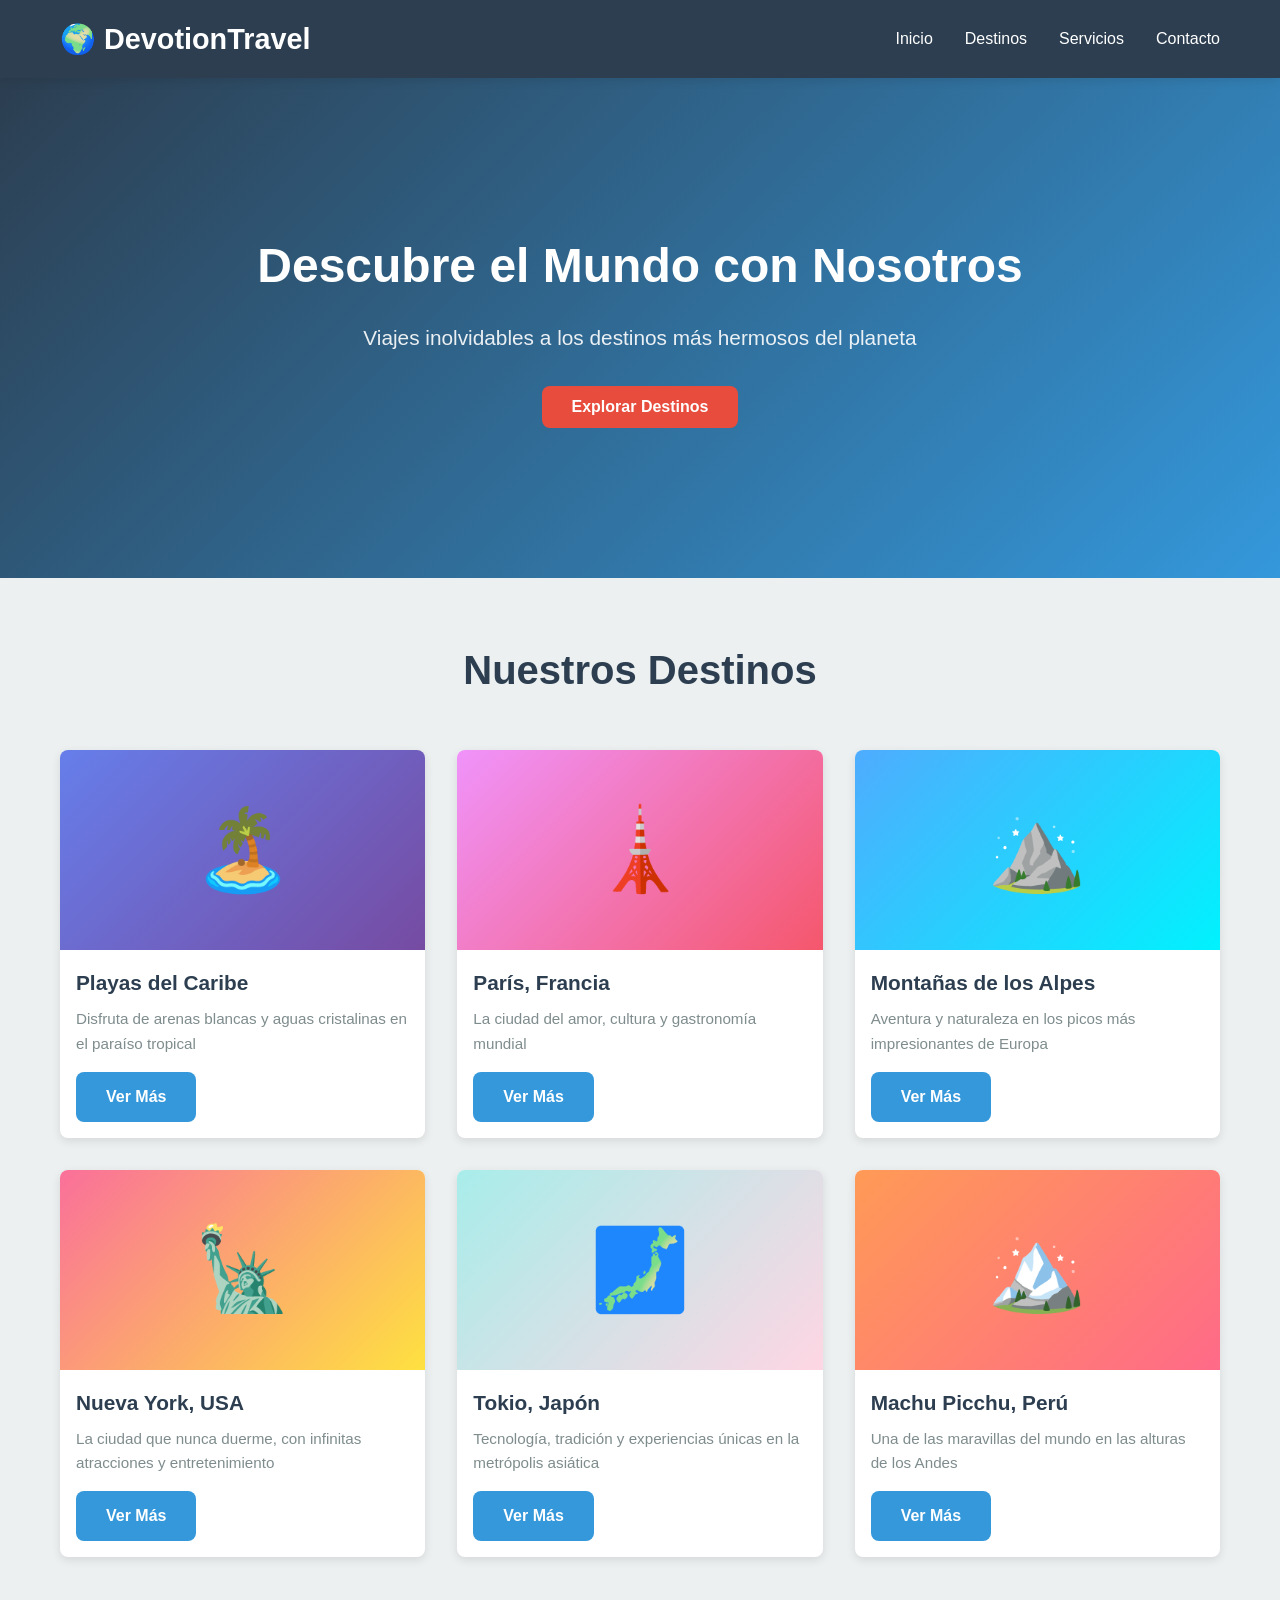
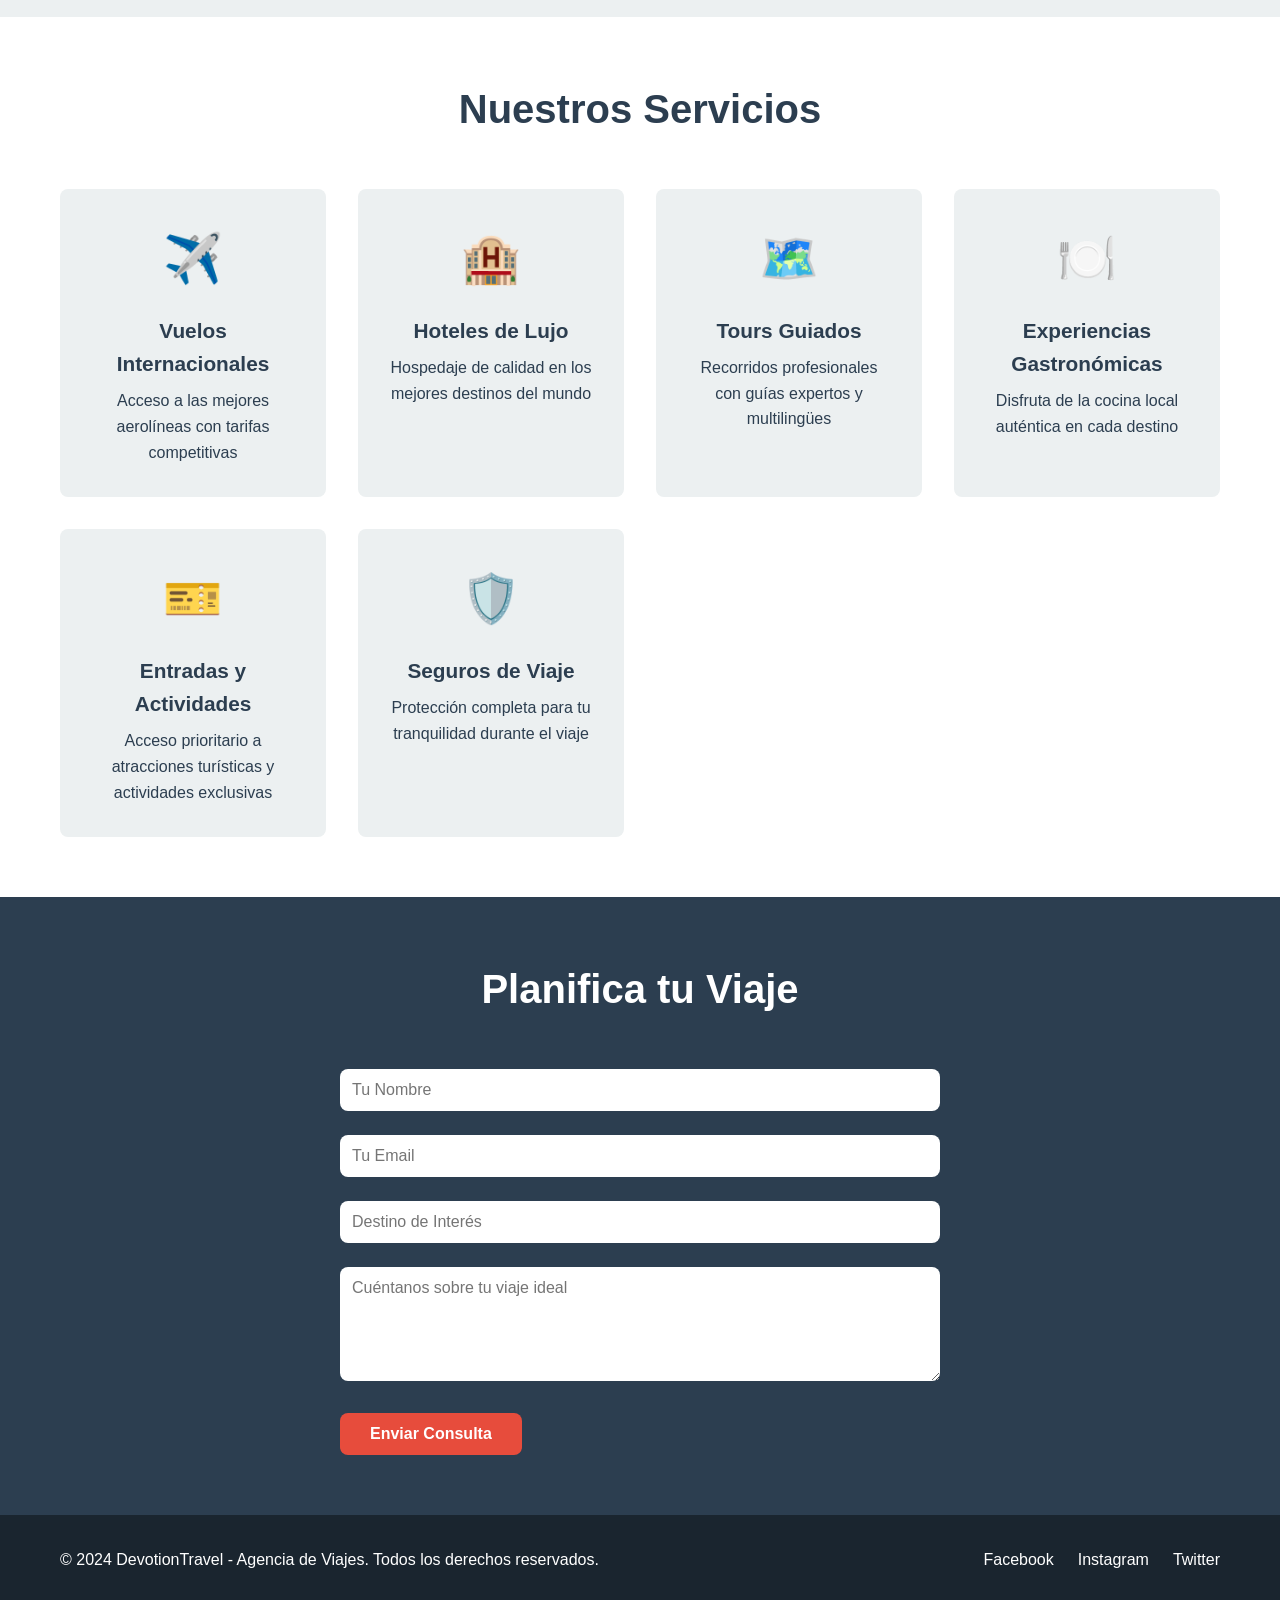
<file: index.html>
<!DOCTYPE html>
<html lang="es">
<head>
    <meta charset="UTF-8">
    <meta name="viewport" content="width=device-width, initial-scale=1.0">
    <meta name="description" content="DevotionTravel - Agencia de viajes con los mejores destinos turísticos alrededor del mundo">
    <meta name="keywords" content="viajes, turismo, agencia de viajes, destinos, tours">
    <title>DevotionTravel - Agencia de Viajes</title>
    <link rel="stylesheet" href="css/style.css">
    <link rel="stylesheet" href="css/responsive.css">
    <link rel="stylesheet" href="css/animations.css">
</head>
<body>
    <!-- Header/Navegación -->
    <header class="header">
        <div class="container">
            <div class="logo">
                <h1>🌍 DevotionTravel</h1>
            </div>
            <nav class="navbar">
                <ul class="nav-list">
                    <li><a href="#inicio" class="nav-link">Inicio</a></li>
                    <li><a href="#destinos" class="nav-link">Destinos</a></li>
                    <li><a href="#servicios" class="nav-link">Servicios</a></li>
                    <li><a href="#contacto" class="nav-link">Contacto</a></li>
                </ul>
            </nav>
            <button class="menu-toggle" id="menuToggle">
                <span></span>
                <span></span>
                <span></span>
            </button>
        </div>
    </header>

    <!-- Hero Section -->
    <section class="hero" id="inicio">
        <div class="hero-content">
            <h2>Descubre el Mundo con Nosotros</h2>
            <p>Viajes inolvidables a los destinos más hermosos del planeta</p>
            <button class="btn btn-primary">Explorar Destinos</button>
        </div>
    </section>

    <!-- Destinos -->
    <section class="destinos" id="destinos">
        <div class="container">
            <h2 class="section-title">Nuestros Destinos</h2>
            <div class="destinos-grid">
                <div class="destino-card">
                    <div class="destino-image" style="background: linear-gradient(135deg, #667eea 0%, #764ba2 100%); display: flex; align-items: center; justify-content: center; font-size: 80px;">🏝️</div>
                    <h3>Playas del Caribe</h3>
                    <p>Disfruta de arenas blancas y aguas cristalinas en el paraíso tropical</p>
                    <a href="#" class="btn btn-secondary">Ver Más</a>
                </div>
                <div class="destino-card">
                    <div class="destino-image" style="background: linear-gradient(135deg, #f093fb 0%, #f5576c 100%); display: flex; align-items: center; justify-content: center; font-size: 80px;">🗼</div>
                    <h3>París, Francia</h3>
                    <p>La ciudad del amor, cultura y gastronomía mundial</p>
                    <a href="#" class="btn btn-secondary">Ver Más</a>
                </div>
                <div class="destino-card">
                    <div class="destino-image" style="background: linear-gradient(135deg, #4facfe 0%, #00f2fe 100%); display: flex; align-items: center; justify-content: center; font-size: 80px;">⛰️</div>
                    <h3>Montañas de los Alpes</h3>
                    <p>Aventura y naturaleza en los picos más impresionantes de Europa</p>
                    <a href="#" class="btn btn-secondary">Ver Más</a>
                </div>
                <div class="destino-card">
                    <div class="destino-image" style="background: linear-gradient(135deg, #fa709a 0%, #fee140 100%); display: flex; align-items: center; justify-content: center; font-size: 80px;">🗽</div>
                    <h3>Nueva York, USA</h3>
                    <p>La ciudad que nunca duerme, con infinitas atracciones y entretenimiento</p>
                    <a href="#" class="btn btn-secondary">Ver Más</a>
                </div>
                <div class="destino-card">
                    <div class="destino-image" style="background: linear-gradient(135deg, #a8edea 0%, #fed6e3 100%); display: flex; align-items: center; justify-content: center; font-size: 80px;">🗾</div>
                    <h3>Tokio, Japón</h3>
                    <p>Tecnología, tradición y experiencias únicas en la metrópolis asiática</p>
                    <a href="#" class="btn btn-secondary">Ver Más</a>
                </div>
                <div class="destino-card">
                    <div class="destino-image" style="background: linear-gradient(135deg, #ff9a56 0%, #ff6a88 100%); display: flex; align-items: center; justify-content: center; font-size: 80px;">🏔️</div>
                    <h3>Machu Picchu, Perú</h3>
                    <p>Una de las maravillas del mundo en las alturas de los Andes</p>
                    <a href="#" class="btn btn-secondary">Ver Más</a>
                </div>
            </div>
        </div>
    </section>

    <!-- Servicios -->
    <section class="servicios" id="servicios">
        <div class="container">
            <h2 class="section-title">Nuestros Servicios</h2>
            <div class="servicios-grid">
                <div class="servicio-item">
                    <div class="servicio-icon">✈️</div>
                    <h3>Vuelos Internacionales</h3>
                    <p>Acceso a las mejores aerolíneas con tarifas competitivas</p>
                </div>
                <div class="servicio-item">
                    <div class="servicio-icon">🏨</div>
                    <h3>Hoteles de Lujo</h3>
                    <p>Hospedaje de calidad en los mejores destinos del mundo</p>
                </div>
                <div class="servicio-item">
                    <div class="servicio-icon">🗺️</div>
                    <h3>Tours Guiados</h3>
                    <p>Recorridos profesionales con guías expertos y multilingües</p>
                </div>
                <div class="servicio-item">
                    <div class="servicio-icon">🍽️</div>
                    <h3>Experiencias Gastronómicas</h3>
                    <p>Disfruta de la cocina local auténtica en cada destino</p>
                </div>
                <div class="servicio-item">
                    <div class="servicio-icon">🎫</div>
                    <h3>Entradas y Actividades</h3>
                    <p>Acceso prioritario a atracciones turísticas y actividades exclusivas</p>
                </div>
                <div class="servicio-item">
                    <div class="servicio-icon">🛡️</div>
                    <h3>Seguros de Viaje</h3>
                    <p>Protección completa para tu tranquilidad durante el viaje</p>
                </div>
            </div>
        </div>
    </section>

    <!-- Contacto -->
    <section class="contacto" id="contacto">
        <div class="container">
            <h2 class="section-title">Planifica tu Viaje</h2>
            <form class="contact-form" id="contactForm">
                <div class="form-group">
                    <input type="text" placeholder="Tu Nombre" required>
                </div>
                <div class="form-group">
                    <input type="email" placeholder="Tu Email" required>
                </div>
                <div class="form-group">
                    <input type="text" placeholder="Destino de Interés" required>
                </div>
                <div class="form-group">
                    <textarea placeholder="Cuéntanos sobre tu viaje ideal" rows="5" required></textarea>
                </div>
                <button type="submit" class="btn btn-primary">Enviar Consulta</button>
            </form>
        </div>
    </section>

    <!-- Footer -->
    <footer class="footer">
        <div class="container">
            <p>&copy; 2024 DevotionTravel - Agencia de Viajes. Todos los derechos reservados.</p>
            <div class="social-links">
                <a href="#">Facebook</a>
                <a href="#">Instagram</a>
                <a href="#">Twitter</a>
            </div>
        </div>
    </footer>

    <script src="js/main.js"></script>
    <script src="js/hero.js"></script>
    <script src="js/slider.js"></script>
</body>
</html>
</file>
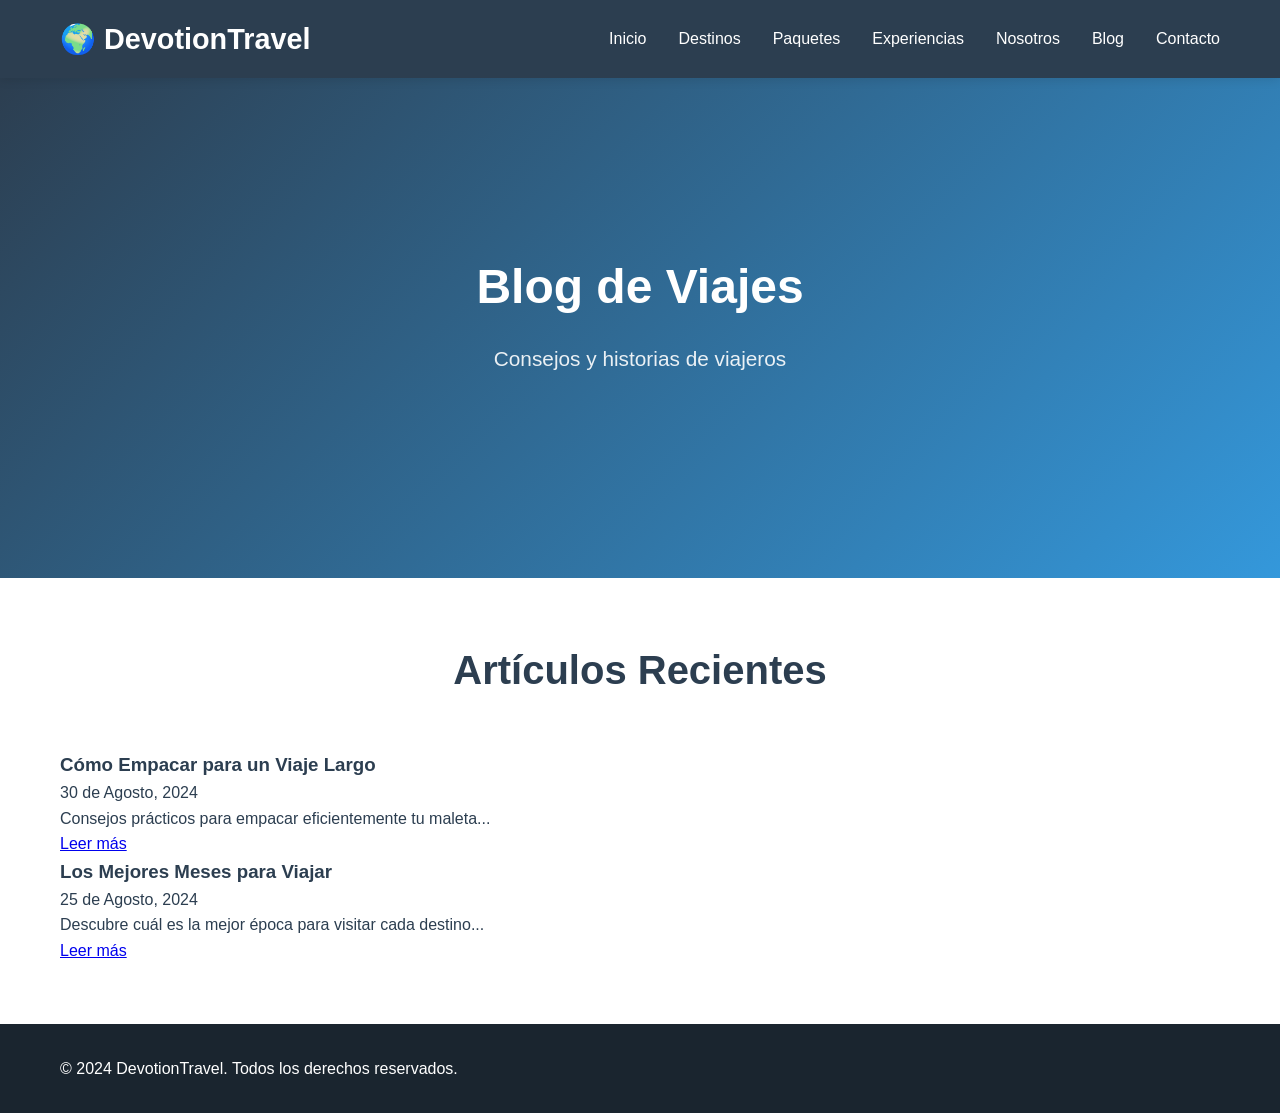
<file: blog.html>
<!DOCTYPE html>
<html lang="es">
<head>
    <meta charset="UTF-8">
    <meta name="viewport" content="width=device-width, initial-scale=1.0">
    <title>Blog - DevotionTravel</title>
    <link rel="stylesheet" href="css/style.css">
    <link rel="stylesheet" href="css/responsive.css">
    <link rel="stylesheet" href="css/animations.css">
</head>
<body>
    <header class="header">
        <div class="container">
            <div class="logo"><h1>🌍 DevotionTravel</h1></div>
            <nav class="navbar">
                <ul class="nav-list">
                    <li><a href="index.html" class="nav-link">Inicio</a></li>
                    <li><a href="destinos.html" class="nav-link">Destinos</a></li>
                    <li><a href="paquetes.html" class="nav-link">Paquetes</a></li>
                    <li><a href="experiencias.html" class="nav-link">Experiencias</a></li>
                    <li><a href="nosotros.html" class="nav-link">Nosotros</a></li>
                    <li><a href="blog.html" class="nav-link">Blog</a></li>
                    <li><a href="contacto.html" class="nav-link">Contacto</a></li>
                </ul>
            </nav>
        </div>
    </header>

    <section class="hero">
        <div class="hero-content">
            <h2>Blog de Viajes</h2>
            <p>Consejos y historias de viajeros</p>
        </div>
    </section>

    <section class="blog">
        <div class="container">
            <h2 class="section-title">Artículos Recientes</h2>
            <article class="blog-post">
                <h3>Cómo Empacar para un Viaje Largo</h3>
                <p class="fecha">30 de Agosto, 2024</p>
                <p>Consejos prácticos para empacar eficientemente tu maleta...</p>
                <a href="#">Leer más</a>
            </article>
            <article class="blog-post">
                <h3>Los Mejores Meses para Viajar</h3>
                <p class="fecha">25 de Agosto, 2024</p>
                <p>Descubre cuál es la mejor época para visitar cada destino...</p>
                <a href="#">Leer más</a>
            </article>
        </div>
    </section>

    <footer class="footer">
        <div class="container">
            <p>&copy; 2024 DevotionTravel. Todos los derechos reservados.</p>
        </div>
    </footer>
</body>
</html>
</file>
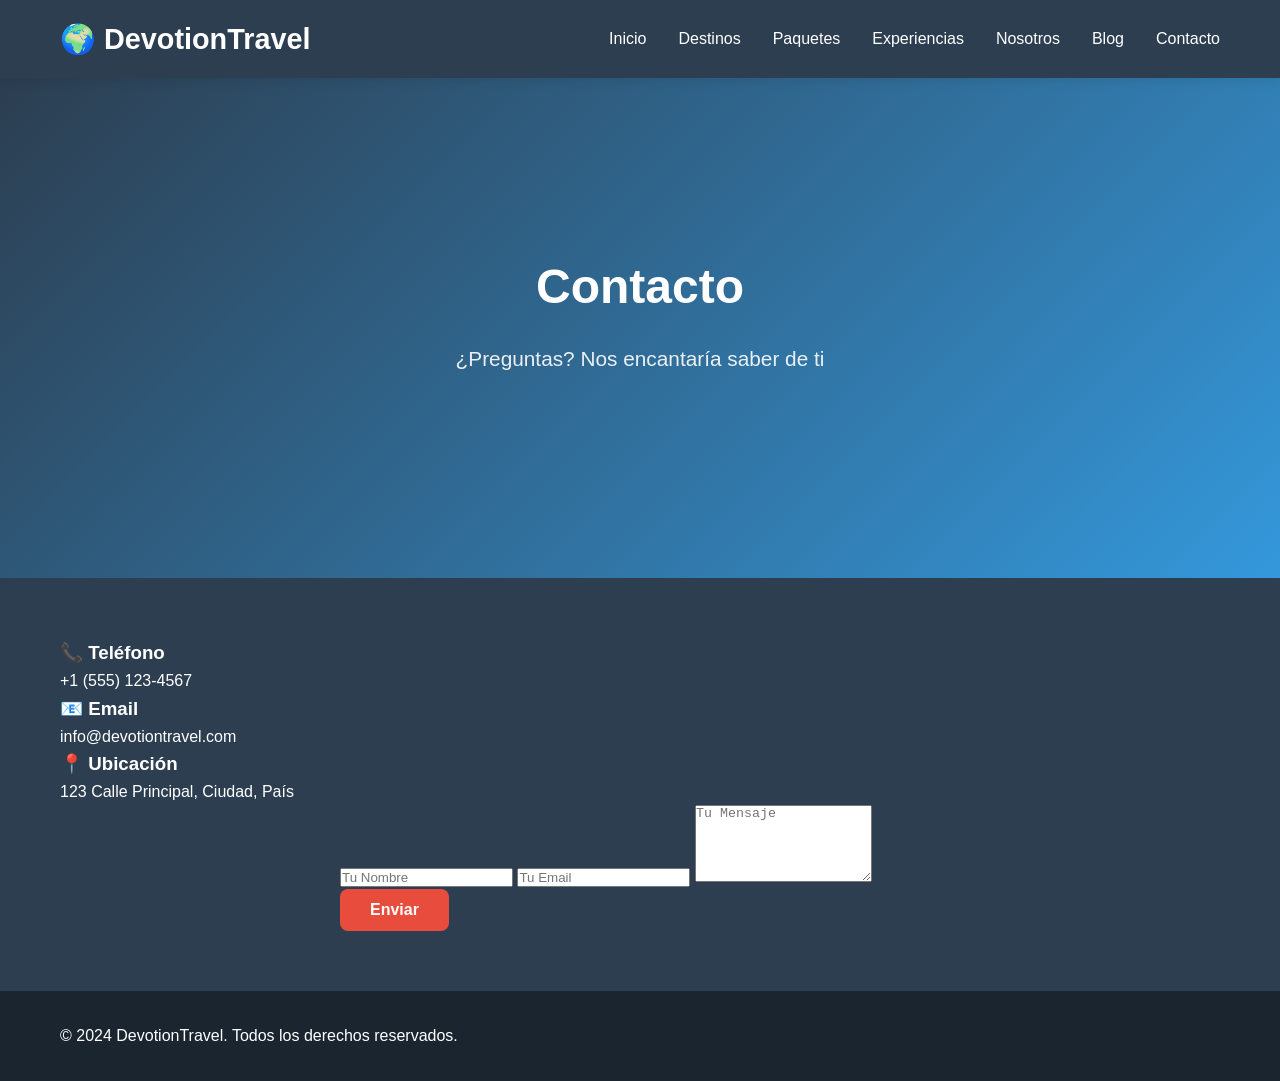
<file: contacto.html>
<!DOCTYPE html>
<html lang="es">
<head>
    <meta charset="UTF-8">
    <meta name="viewport" content="width=device-width, initial-scale=1.0">
    <title>Contacto - DevotionTravel</title>
    <link rel="stylesheet" href="css/style.css">
    <link rel="stylesheet" href="css/responsive.css">
    <link rel="stylesheet" href="css/animations.css">
</head>
<body>
    <header class="header">
        <div class="container">
            <div class="logo"><h1>🌍 DevotionTravel</h1></div>
            <nav class="navbar">
                <ul class="nav-list">
                    <li><a href="index.html" class="nav-link">Inicio</a></li>
                    <li><a href="destinos.html" class="nav-link">Destinos</a></li>
                    <li><a href="paquetes.html" class="nav-link">Paquetes</a></li>
                    <li><a href="experiencias.html" class="nav-link">Experiencias</a></li>
                    <li><a href="nosotros.html" class="nav-link">Nosotros</a></li>
                    <li><a href="blog.html" class="nav-link">Blog</a></li>
                    <li><a href="contacto.html" class="nav-link">Contacto</a></li>
                </ul>
            </nav>
        </div>
    </header>

    <section class="hero">
        <div class="hero-content">
            <h2>Contacto</h2>
            <p>¿Preguntas? Nos encantaría saber de ti</p>
        </div>
    </section>

    <section class="contacto">
        <div class="container">
            <div class="contacto-info">
                <div class="info-item">
                    <h3>📞 Teléfono</h3>
                    <p>+1 (555) 123-4567</p>
                </div>
                <div class="info-item">
                    <h3>📧 Email</h3>
                    <p>info@devotiontravel.com</p>
                </div>
                <div class="info-item">
                    <h3>📍 Ubicación</h3>
                    <p>123 Calle Principal, Ciudad, País</p>
                </div>
            </div>
            <form class="contact-form">
                <input type="text" placeholder="Tu Nombre" required>
                <input type="email" placeholder="Tu Email" required>
                <textarea placeholder="Tu Mensaje" rows="5" required></textarea>
                <button type="submit" class="btn btn-primary">Enviar</button>
            </form>
        </div>
    </section>

    <footer class="footer">
        <div class="container">
            <p>&copy; 2024 DevotionTravel. Todos los derechos reservados.</p>
        </div>
    </footer>
</body>
</html>
</file>
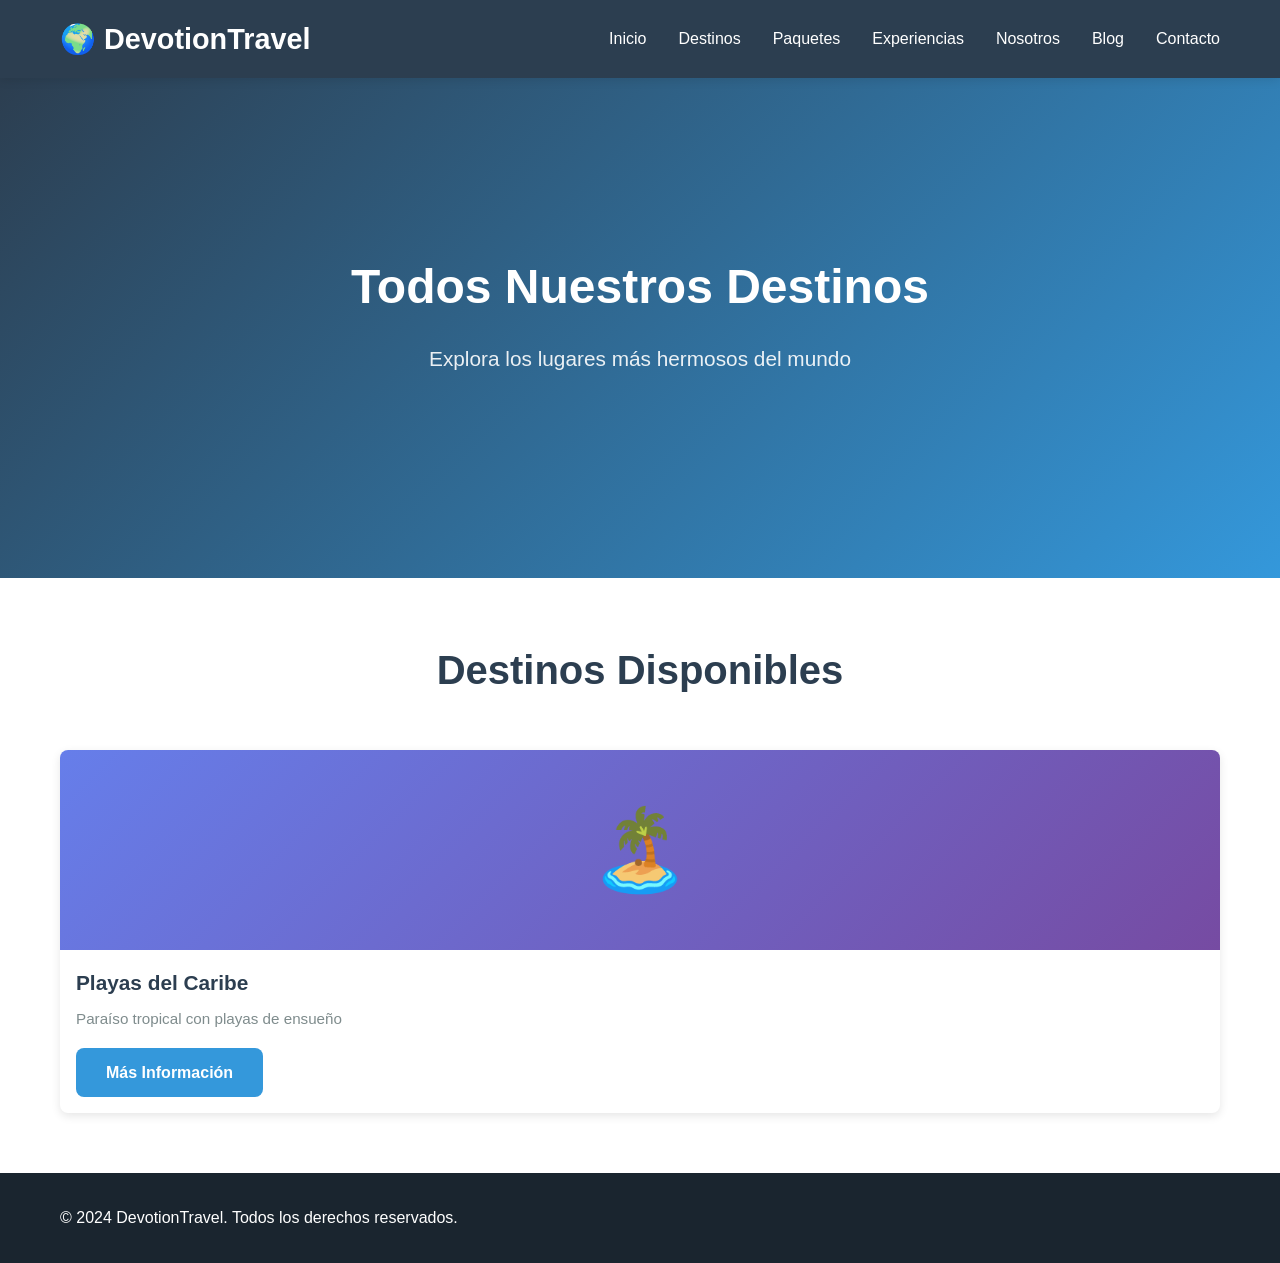
<file: destinos.html>
<!DOCTYPE html>
<html lang="es">
<head>
    <meta charset="UTF-8">
    <meta name="viewport" content="width=device-width, initial-scale=1.0">
    <title>Destinos - DevotionTravel</title>
    <link rel="stylesheet" href="css/style.css">
    <link rel="stylesheet" href="css/responsive.css">
    <link rel="stylesheet" href="css/animations.css">
</head>
<body>
    <header class="header">
        <div class="container">
            <div class="logo"><h1>🌍 DevotionTravel</h1></div>
            <nav class="navbar">
                <ul class="nav-list">
                    <li><a href="index.html" class="nav-link">Inicio</a></li>
                    <li><a href="destinos.html" class="nav-link">Destinos</a></li>
                    <li><a href="paquetes.html" class="nav-link">Paquetes</a></li>
                    <li><a href="experiencias.html" class="nav-link">Experiencias</a></li>
                    <li><a href="nosotros.html" class="nav-link">Nosotros</a></li>
                    <li><a href="blog.html" class="nav-link">Blog</a></li>
                    <li><a href="contacto.html" class="nav-link">Contacto</a></li>
                </ul>
            </nav>
        </div>
    </header>

    <section class="hero">
        <div class="hero-content">
            <h2>Todos Nuestros Destinos</h2>
            <p>Explora los lugares más hermosos del mundo</p>
        </div>
    </section>

    <section class="destinos-lista">
        <div class="container">
            <h2 class="section-title">Destinos Disponibles</h2>
            <div class="destinos-grid">
                <div class="destino-card">
                    <div class="destino-image" style="background: linear-gradient(135deg, #667eea 0%, #764ba2 100%); display: flex; align-items: center; justify-content: center; font-size: 80px;">🏝️</div>
                    <h3>Playas del Caribe</h3>
                    <p>Paraíso tropical con playas de ensueño</p>
                    <a href="#" class="btn btn-secondary">Más Información</a>
                </div>
            </div>
        </div>
    </section>

    <footer class="footer">
        <div class="container">
            <p>&copy; 2024 DevotionTravel. Todos los derechos reservados.</p>
        </div>
    </footer>
</body>
</html>
</file>
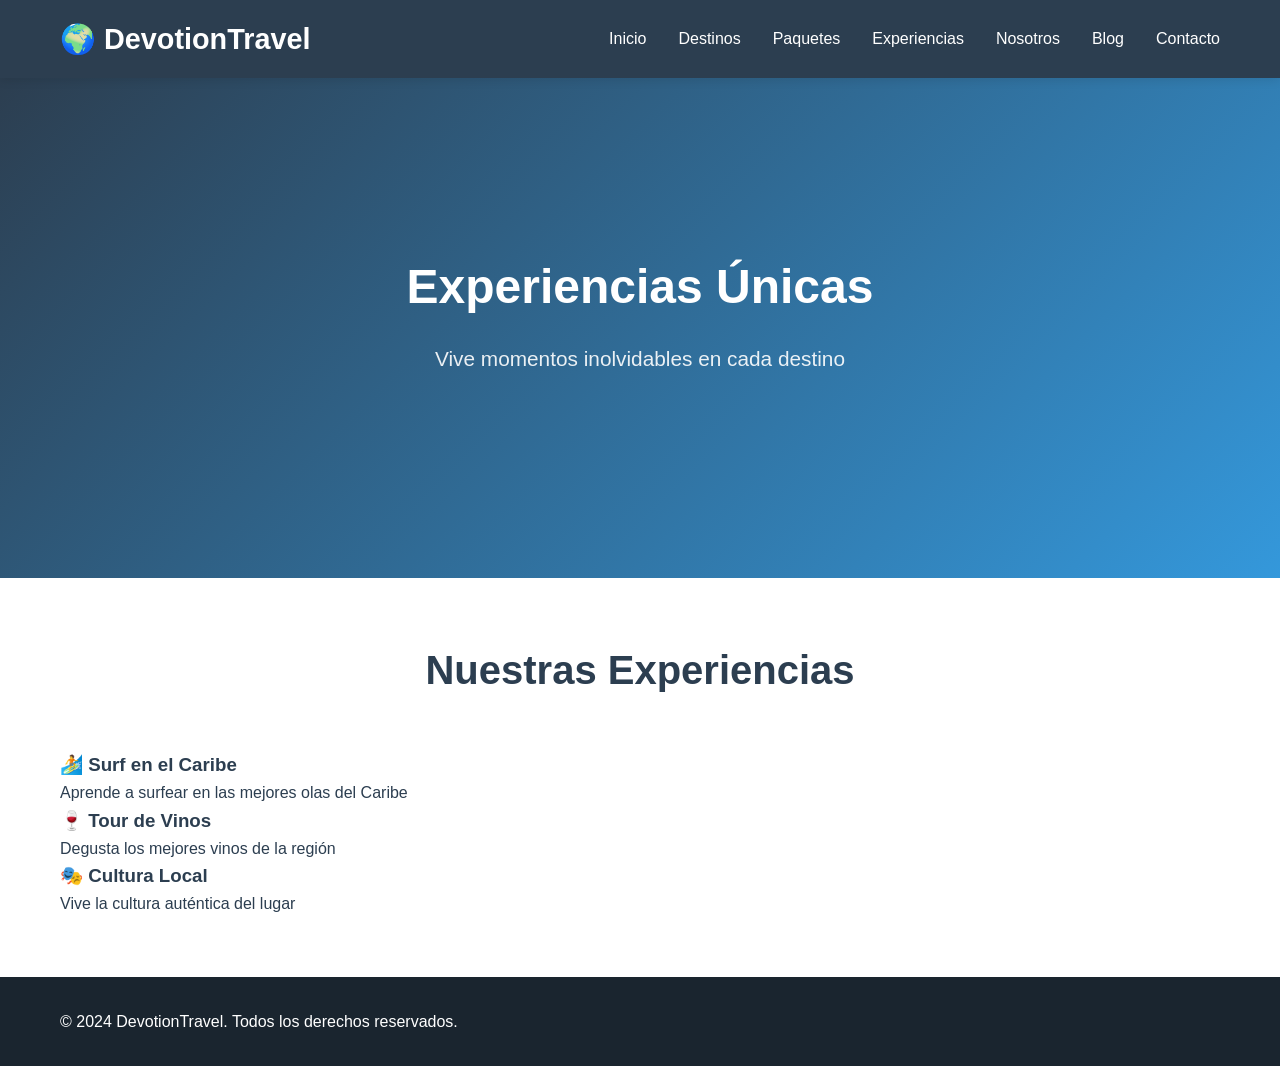
<file: experiencias.html>
<!DOCTYPE html>
<html lang="es">
<head>
    <meta charset="UTF-8">
    <meta name="viewport" content="width=device-width, initial-scale=1.0">
    <title>Experiencias - DevotionTravel</title>
    <link rel="stylesheet" href="css/style.css">
    <link rel="stylesheet" href="css/responsive.css">
    <link rel="stylesheet" href="css/animations.css">
</head>
<body>
    <header class="header">
        <div class="container">
            <div class="logo"><h1>🌍 DevotionTravel</h1></div>
            <nav class="navbar">
                <ul class="nav-list">
                    <li><a href="index.html" class="nav-link">Inicio</a></li>
                    <li><a href="destinos.html" class="nav-link">Destinos</a></li>
                    <li><a href="paquetes.html" class="nav-link">Paquetes</a></li>
                    <li><a href="experiencias.html" class="nav-link">Experiencias</a></li>
                    <li><a href="nosotros.html" class="nav-link">Nosotros</a></li>
                    <li><a href="blog.html" class="nav-link">Blog</a></li>
                    <li><a href="contacto.html" class="nav-link">Contacto</a></li>
                </ul>
            </nav>
        </div>
    </header>

    <section class="hero">
        <div class="hero-content">
            <h2>Experiencias Únicas</h2>
            <p>Vive momentos inolvidables en cada destino</p>
        </div>
    </section>

    <section class="experiencias">
        <div class="container">
            <h2 class="section-title">Nuestras Experiencias</h2>
            <div class="experiencias-grid">
                <div class="experiencia-card">
                    <h3>🏄 Surf en el Caribe</h3>
                    <p>Aprende a surfear en las mejores olas del Caribe</p>
                </div>
                <div class="experiencia-card">
                    <h3>🍷 Tour de Vinos</h3>
                    <p>Degusta los mejores vinos de la región</p>
                </div>
                <div class="experiencia-card">
                    <h3>🎭 Cultura Local</h3>
                    <p>Vive la cultura auténtica del lugar</p>
                </div>
            </div>
        </div>
    </section>

    <footer class="footer">
        <div class="container">
            <p>&copy; 2024 DevotionTravel. Todos los derechos reservados.</p>
        </div>
    </footer>
</body>
</html>
</file>
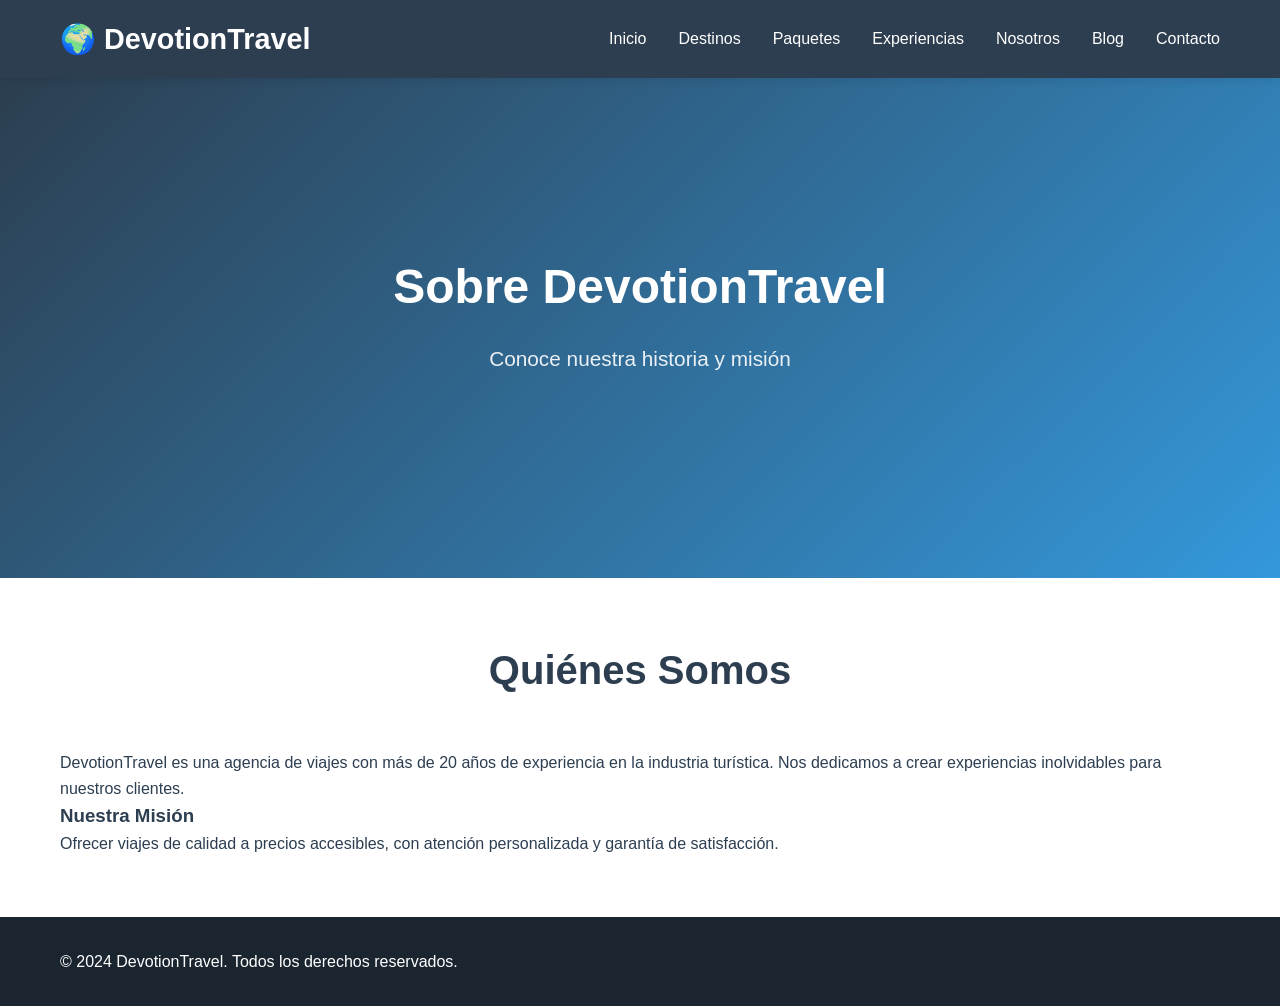
<file: nosotros.html>
<!DOCTYPE html>
<html lang="es">
<head>
    <meta charset="UTF-8">
    <meta name="viewport" content="width=device-width, initial-scale=1.0">
    <title>Nosotros - DevotionTravel</title>
    <link rel="stylesheet" href="css/style.css">
    <link rel="stylesheet" href="css/responsive.css">
    <link rel="stylesheet" href="css/animations.css">
</head>
<body>
    <header class="header">
        <div class="container">
            <div class="logo"><h1>🌍 DevotionTravel</h1></div>
            <nav class="navbar">
                <ul class="nav-list">
                    <li><a href="index.html" class="nav-link">Inicio</a></li>
                    <li><a href="destinos.html" class="nav-link">Destinos</a></li>
                    <li><a href="paquetes.html" class="nav-link">Paquetes</a></li>
                    <li><a href="experiencias.html" class="nav-link">Experiencias</a></li>
                    <li><a href="nosotros.html" class="nav-link">Nosotros</a></li>
                    <li><a href="blog.html" class="nav-link">Blog</a></li>
                    <li><a href="contacto.html" class="nav-link">Contacto</a></li>
                </ul>
            </nav>
        </div>
    </header>

    <section class="hero">
        <div class="hero-content">
            <h2>Sobre DevotionTravel</h2>
            <p>Conoce nuestra historia y misión</p>
        </div>
    </section>

    <section class="sobre-nosotros">
        <div class="container">
            <h2 class="section-title">Quiénes Somos</h2>
            <p>DevotionTravel es una agencia de viajes con más de 20 años de experiencia en la industria turística. Nos dedicamos a crear experiencias inolvidables para nuestros clientes.</p>
            <h3>Nuestra Misión</h3>
            <p>Ofrecer viajes de calidad a precios accesibles, con atención personalizada y garantía de satisfacción.</p>
        </div>
    </section>

    <footer class="footer">
        <div class="container">
            <p>&copy; 2024 DevotionTravel. Todos los derechos reservados.</p>
        </div>
    </footer>
</body>
</html>
</file>
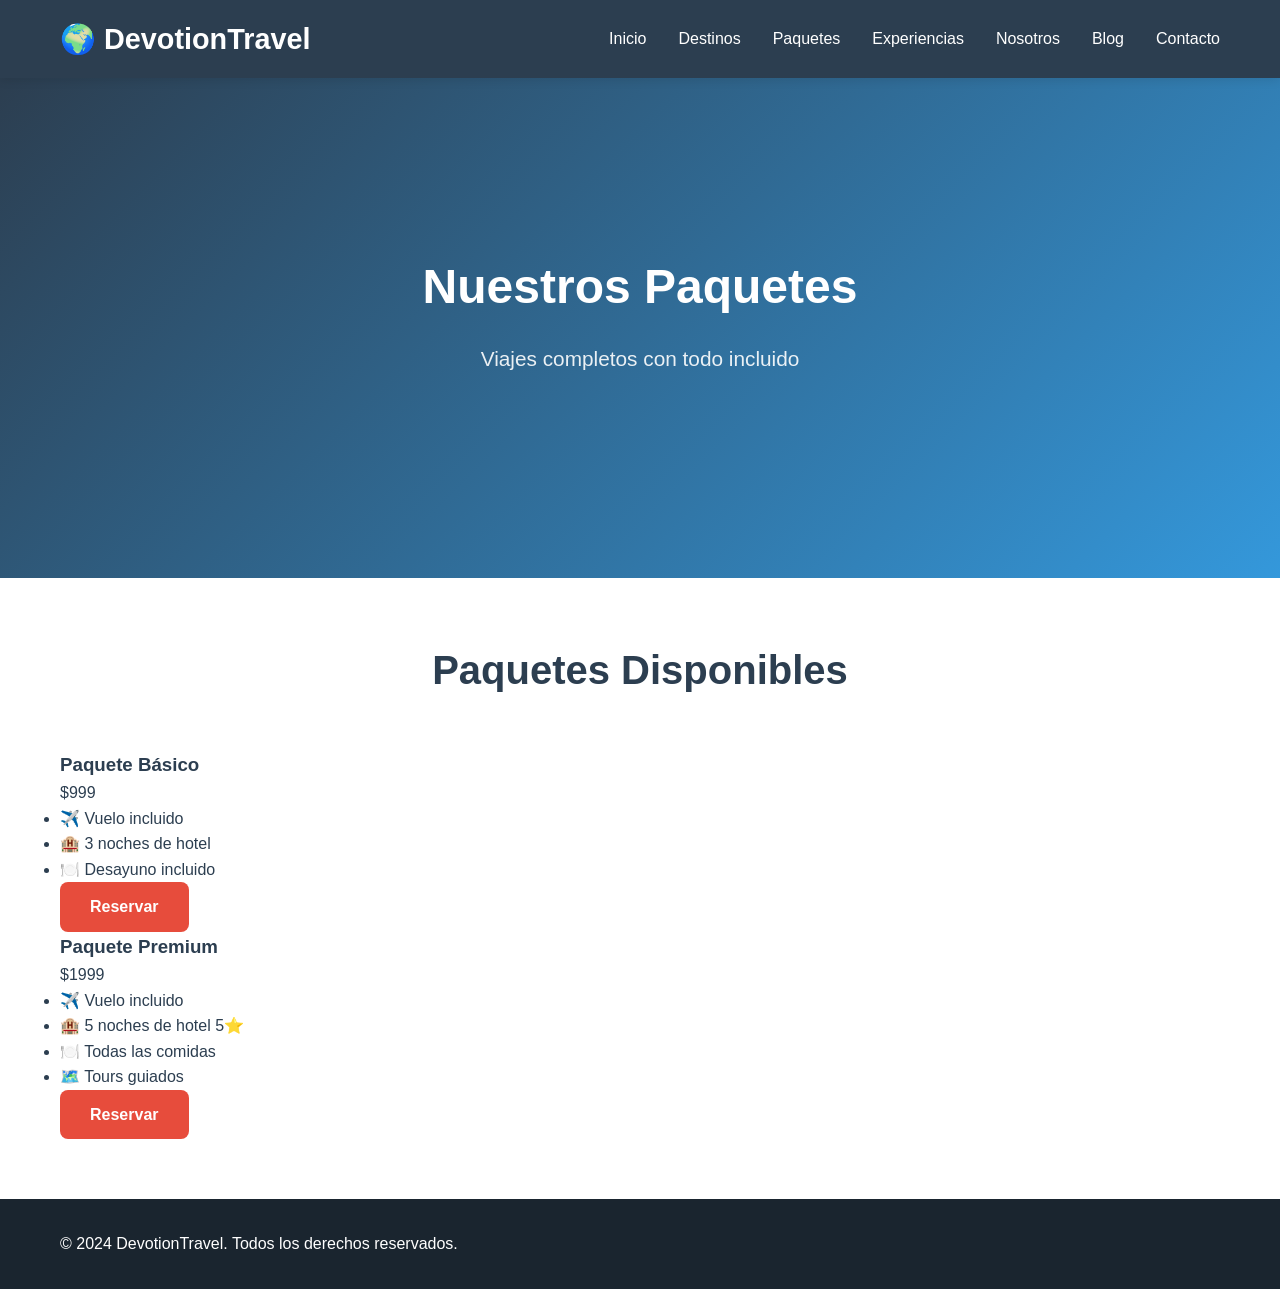
<file: paquetes.html>
<!DOCTYPE html>
<html lang="es">
<head>
    <meta charset="UTF-8">
    <meta name="viewport" content="width=device-width, initial-scale=1.0">
    <title>Paquetes - DevotionTravel</title>
    <link rel="stylesheet" href="css/style.css">
    <link rel="stylesheet" href="css/responsive.css">
    <link rel="stylesheet" href="css/animations.css">
</head>
<body>
    <header class="header">
        <div class="container">
            <div class="logo"><h1>🌍 DevotionTravel</h1></div>
            <nav class="navbar">
                <ul class="nav-list">
                    <li><a href="index.html" class="nav-link">Inicio</a></li>
                    <li><a href="destinos.html" class="nav-link">Destinos</a></li>
                    <li><a href="paquetes.html" class="nav-link">Paquetes</a></li>
                    <li><a href="experiencias.html" class="nav-link">Experiencias</a></li>
                    <li><a href="nosotros.html" class="nav-link">Nosotros</a></li>
                    <li><a href="blog.html" class="nav-link">Blog</a></li>
                    <li><a href="contacto.html" class="nav-link">Contacto</a></li>
                </ul>
            </nav>
        </div>
    </header>

    <section class="hero">
        <div class="hero-content">
            <h2>Nuestros Paquetes</h2>
            <p>Viajes completos con todo incluido</p>
        </div>
    </section>

    <section class="paquetes">
        <div class="container">
            <h2 class="section-title">Paquetes Disponibles</h2>
            <div class="paquetes-grid">
                <div class="paquete-card">
                    <h3>Paquete Básico</h3>
                    <p class="precio">$999</p>
                    <ul>
                        <li>✈️ Vuelo incluido</li>
                        <li>🏨 3 noches de hotel</li>
                        <li>🍽️ Desayuno incluido</li>
                    </ul>
                    <a href="#" class="btn btn-primary">Reservar</a>
                </div>
                <div class="paquete-card">
                    <h3>Paquete Premium</h3>
                    <p class="precio">$1999</p>
                    <ul>
                        <li>✈️ Vuelo incluido</li>
                        <li>🏨 5 noches de hotel 5⭐</li>
                        <li>🍽️ Todas las comidas</li>
                        <li>🗺️ Tours guiados</li>
                    </ul>
                    <a href="#" class="btn btn-primary">Reservar</a>
                </div>
            </div>
        </div>
    </section>

    <footer class="footer">
        <div class="container">
            <p>&copy; 2024 DevotionTravel. Todos los derechos reservados.</p>
        </div>
    </footer>
</body>
</html>
</file>
<file: css/style.css>
/* Reset y estilos globales */
* {
    margin: 0;
    padding: 0;
    box-sizing: border-box;
}

:root {
    --primary-color: #2c3e50;
    --secondary-color: #3498db;
    --accent-color: #e74c3c;
    --light-bg: #ecf0f1;
    --dark-text: #2c3e50;
    --light-text: #7f8c8d;
    --white: #ffffff;
    --border-radius: 8px;
    --transition: all 0.3s ease;
}

html {
    scroll-behavior: smooth;
}

body {
    font-family: 'Segoe UI', Tahoma, Geneva, Verdana, sans-serif;
    line-height: 1.6;
    color: var(--dark-text);
    background-color: var(--white);
}

/* Contenedor */
.container {
    max-width: 1200px;
    margin: 0 auto;
    padding: 0 20px;
}

/* Header */
.header {
    background-color: var(--primary-color);
    color: var(--white);
    padding: 1rem 0;
    position: sticky;
    top: 0;
    z-index: 100;
    box-shadow: 0 2px 10px rgba(0, 0, 0, 0.1);
}

.header .container {
    display: flex;
    justify-content: space-between;
    align-items: center;
}

.logo h1 {
    font-size: 1.8rem;
    font-weight: 700;
}

.navbar {
    display: flex;
}

.nav-list {
    display: flex;
    list-style: none;
    gap: 2rem;
}

.nav-link {
    color: var(--white);
    text-decoration: none;
    transition: var(--transition);
    font-weight: 500;
}

.nav-link:hover {
    color: var(--secondary-color);
    border-bottom: 2px solid var(--secondary-color);
}

.menu-toggle {
    display: none;
    flex-direction: column;
    background: none;
    border: none;
    cursor: pointer;
}

.menu-toggle span {
    width: 25px;
    height: 3px;
    background-color: var(--white);
    margin: 5px 0;
    transition: var(--transition);
}

/* Hero Section */
.hero {
    background: linear-gradient(135deg, var(--primary-color) 0%, var(--secondary-color) 100%);
    color: var(--white);
    padding: 100px 20px;
    text-align: center;
    min-height: 500px;
    display: flex;
    align-items: center;
    justify-content: center;
}

.hero-content h2 {
    font-size: 3rem;
    margin-bottom: 1rem;
    font-weight: 700;
}

.hero-content p {
    font-size: 1.3rem;
    margin-bottom: 2rem;
    opacity: 0.9;
}

/* Botones */
.btn {
    padding: 12px 30px;
    border: none;
    border-radius: var(--border-radius);
    cursor: pointer;
    font-size: 1rem;
    font-weight: 600;
    transition: var(--transition);
    text-decoration: none;
    display: inline-block;
}

.btn-primary {
    background-color: var(--accent-color);
    color: var(--white);
}

.btn-primary:hover {
    background-color: #c0392b;
    transform: translateY(-2px);
    box-shadow: 0 5px 15px rgba(231, 76, 60, 0.3);
}

.btn-secondary {
    background-color: var(--secondary-color);
    color: var(--white);
}

.btn-secondary:hover {
    background-color: #2980b9;
    transform: translateY(-2px);
}

/* Secciones */
.section-title {
    font-size: 2.5rem;
    text-align: center;
    margin-bottom: 3rem;
    color: var(--dark-text);
}

section {
    padding: 60px 20px;
}

/* Destinos */
.destinos {
    background-color: var(--light-bg);
}

.destinos-grid {
    display: grid;
    grid-template-columns: repeat(auto-fit, minmax(300px, 1fr));
    gap: 2rem;
}

.destino-card {
    background-color: var(--white);
    border-radius: var(--border-radius);
    overflow: hidden;
    box-shadow: 0 3px 10px rgba(0, 0, 0, 0.1);
    transition: var(--transition);
}

.destino-card:hover {
    transform: translateY(-10px);
    box-shadow: 0 10px 25px rgba(0, 0, 0, 0.15);
}

.destino-image {
    width: 100%;
    height: 200px;
    background-size: cover;
    background-position: center;
}

.destino-card h3 {
    padding: 1rem 1rem 0.5rem;
    font-size: 1.3rem;
}

.destino-card p {
    padding: 0 1rem;
    color: var(--light-text);
    font-size: 0.95rem;
}

.destino-card .btn {
    margin: 1rem;
}

/* Servicios */
.servicios-grid {
    display: grid;
    grid-template-columns: repeat(auto-fit, minmax(250px, 1fr));
    gap: 2rem;
}

.servicio-item {
    text-align: center;
    padding: 2rem;
    background-color: var(--light-bg);
    border-radius: var(--border-radius);
    transition: var(--transition);
}

.servicio-item:hover {
    transform: translateY(-5px);
    background-color: var(--secondary-color);
    color: var(--white);
}

.servicio-icon {
    font-size: 3rem;
    margin-bottom: 1rem;
}

.servicio-item h3 {
    font-size: 1.3rem;
    margin-bottom: 0.5rem;
}

/* Contacto */
.contacto {
    background-color: var(--primary-color);
    color: var(--white);
}

.contacto .section-title {
    color: var(--white);
}

.contact-form {
    max-width: 600px;
    margin: 0 auto;
}

.form-group {
    margin-bottom: 1.5rem;
}

.form-group input,
.form-group textarea {
    width: 100%;
    padding: 12px;
    border: none;
    border-radius: var(--border-radius);
    font-family: inherit;
    font-size: 1rem;
}

.form-group textarea {
    resize: vertical;
}

/* Footer */
.footer {
    background-color: #1a252f;
    color: var(--white);
    text-align: center;
    padding: 2rem;
}

.footer .container {
    display: flex;
    justify-content: space-between;
    align-items: center;
}

.social-links {
    display: flex;
    gap: 1.5rem;
}

.social-links a {
    color: var(--white);
    text-decoration: none;
    transition: var(--transition);
}

.social-links a:hover {
    color: var(--secondary-color);
}
</file>
<file: css/responsive.css>
/* Responsive Design */

/* Tablets (768px y menores) */
@media (max-width: 768px) {
    .header .container {
        flex-wrap: wrap;
    }

    .navbar {
        display: none;
        position: absolute;
        top: 70px;
        left: 0;
        right: 0;
        background-color: #34495e;
        flex-direction: column;
        width: 100%;
    }

    .navbar.active {
        display: flex;
    }

    .nav-list {
        flex-direction: column;
        gap: 0;
    }

    .nav-link {
        padding: 1rem;
        border-bottom: 1px solid rgba(255, 255, 255, 0.1);
    }

    .menu-toggle {
        display: flex;
    }

    .hero-content h2 {
        font-size: 2rem;
    }

    .hero-content p {
        font-size: 1rem;
    }

    .section-title {
        font-size: 2rem;
    }

    .destinos-grid {
        grid-template-columns: 1fr;
    }

    .servicios-grid {
        grid-template-columns: 1fr;
    }

    .footer .container {
        flex-direction: column;
        gap: 1rem;
    }

    .social-links {
        justify-content: center;
    }
}

/* Mobile (480px y menores) */
@media (max-width: 480px) {
    .logo h1 {
        font-size: 1.3rem;
    }

    .hero {
        padding: 50px 20px;
        min-height: 300px;
    }

    .hero-content h2 {
        font-size: 1.5rem;
    }

    .hero-content p {
        font-size: 0.9rem;
    }

    .btn {
        padding: 10px 20px;
        font-size: 0.9rem;
    }

    section {
        padding: 40px 20px;
    }

    .section-title {
        font-size: 1.5rem;
        margin-bottom: 2rem;
    }

    .destino-card h3 {
        font-size: 1.1rem;
    }

    .destino-card p {
        font-size: 0.85rem;
    }

    .servicio-icon {
        font-size: 2rem;
    }

    .servicio-item h3 {
        font-size: 1.1rem;
    }

    .form-group input,
    .form-group textarea {
        padding: 10px;
        font-size: 0.9rem;
    }
}
</file>
<file: css/animations.css>
/* Animaciones */

/* Fade In */
@keyframes fadeIn {
    from {
        opacity: 0;
        transform: translateY(20px);
    }
    to {
        opacity: 1;
        transform: translateY(0);
    }
}

/* Slide In */
@keyframes slideInLeft {
    from {
        opacity: 0;
        transform: translateX(-50px);
    }
    to {
        opacity: 1;
        transform: translateX(0);
    }
}

@keyframes slideInRight {
    from {
        opacity: 0;
        transform: translateX(50px);
    }
    to {
        opacity: 1;
        transform: translateX(0);
    }
}

/* Bounce */
@keyframes bounce {
    0%, 100% {
        transform: translateY(0);
    }
    50% {
        transform: translateY(-10px);
    }
}

/* Pulse */
@keyframes pulse {
    0%, 100% {
        opacity: 1;
    }
    50% {
        opacity: 0.7;
    }
}

/* Aplicar animaciones */
.hero-content {
    animation: fadeIn 0.8s ease-in-out;
}

.destino-card {
    animation: fadeIn 0.6s ease-in-out backwards;
}

.destino-card:nth-child(1) { animation-delay: 0.1s; }
.destino-card:nth-child(2) { animation-delay: 0.2s; }
.destino-card:nth-child(3) { animation-delay: 0.3s; }
.destino-card:nth-child(4) { animation-delay: 0.4s; }
.destino-card:nth-child(5) { animation-delay: 0.5s; }
.destino-card:nth-child(6) { animation-delay: 0.6s; }

.servicio-item {
    animation: fadeIn 0.6s ease-in-out backwards;
}

.servicio-item:nth-child(1) { animation-delay: 0.1s; }
.servicio-item:nth-child(2) { animation-delay: 0.2s; }
.servicio-item:nth-child(3) { animation-delay: 0.3s; }
.servicio-item:nth-child(4) { animation-delay: 0.4s; }

.btn {
    transition: all 0.3s ease;
}

.btn:active {
    transform: scale(0.95);
}
</file>
